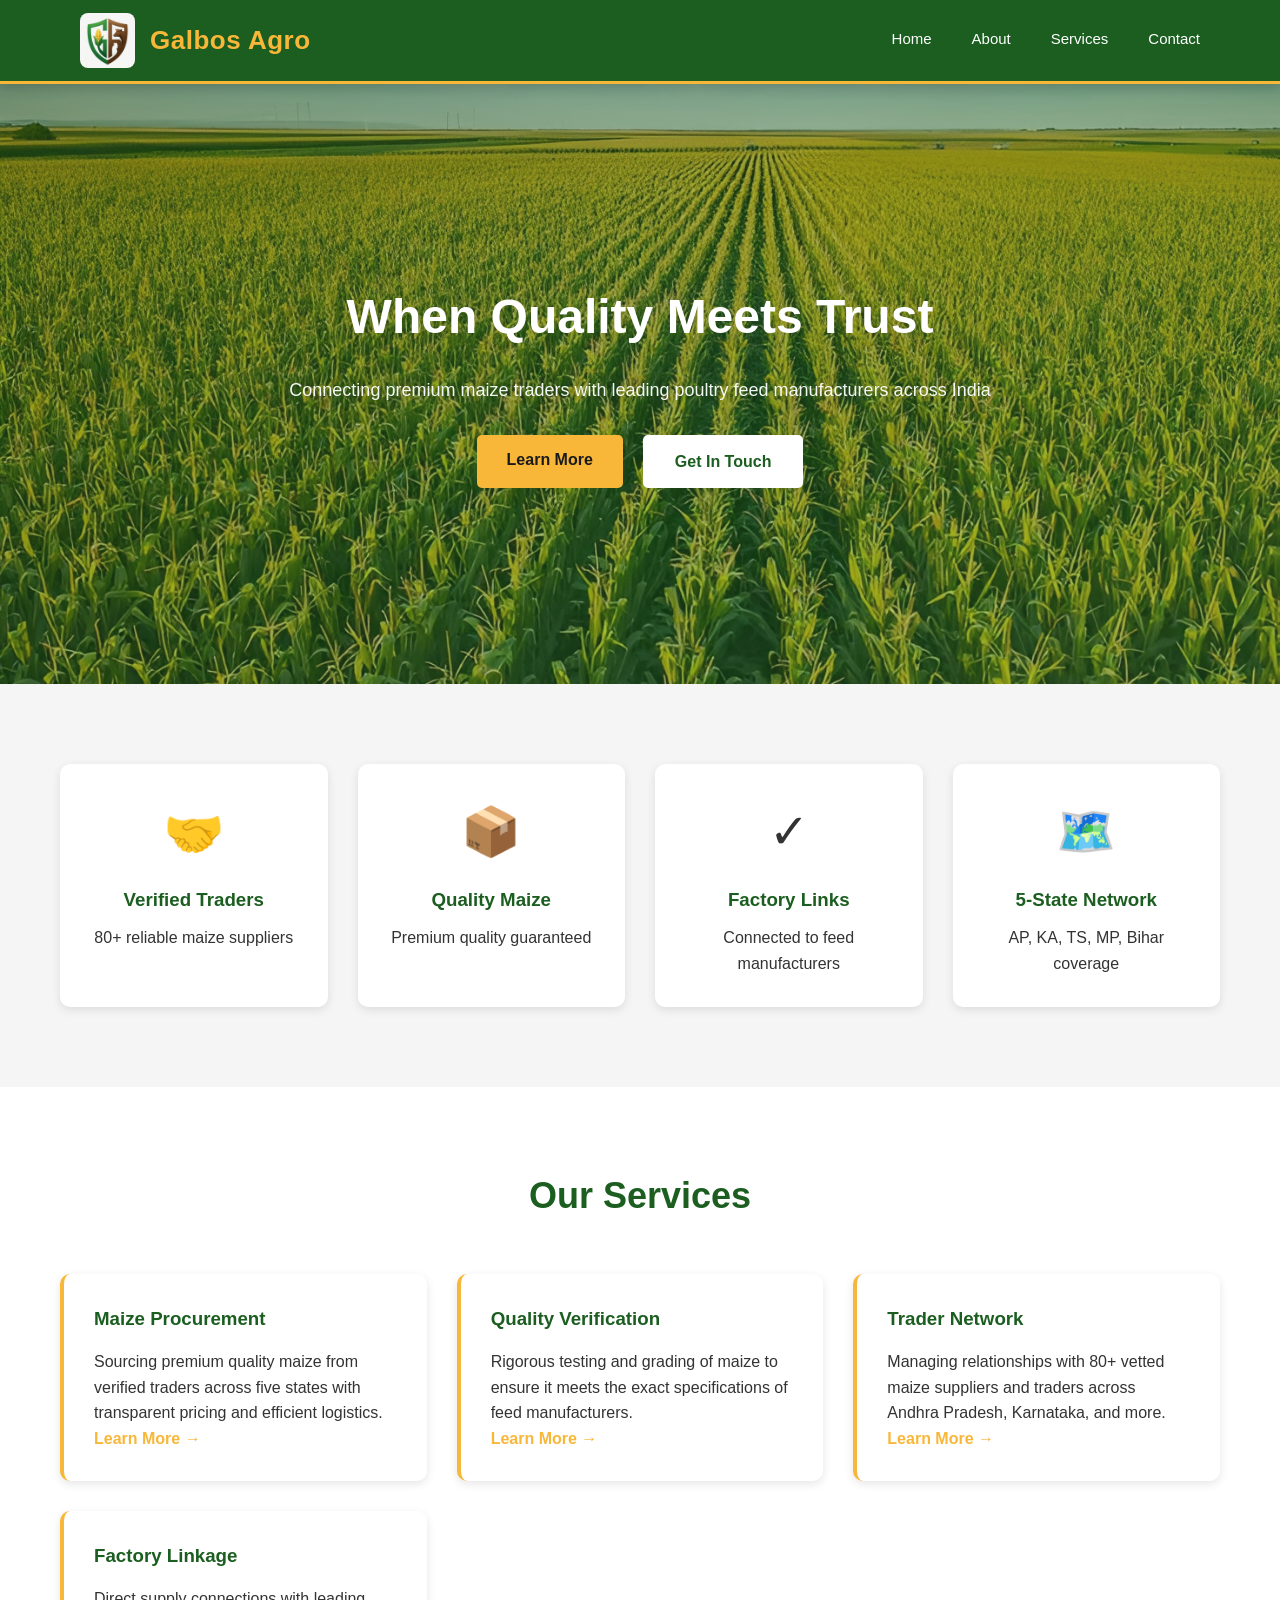
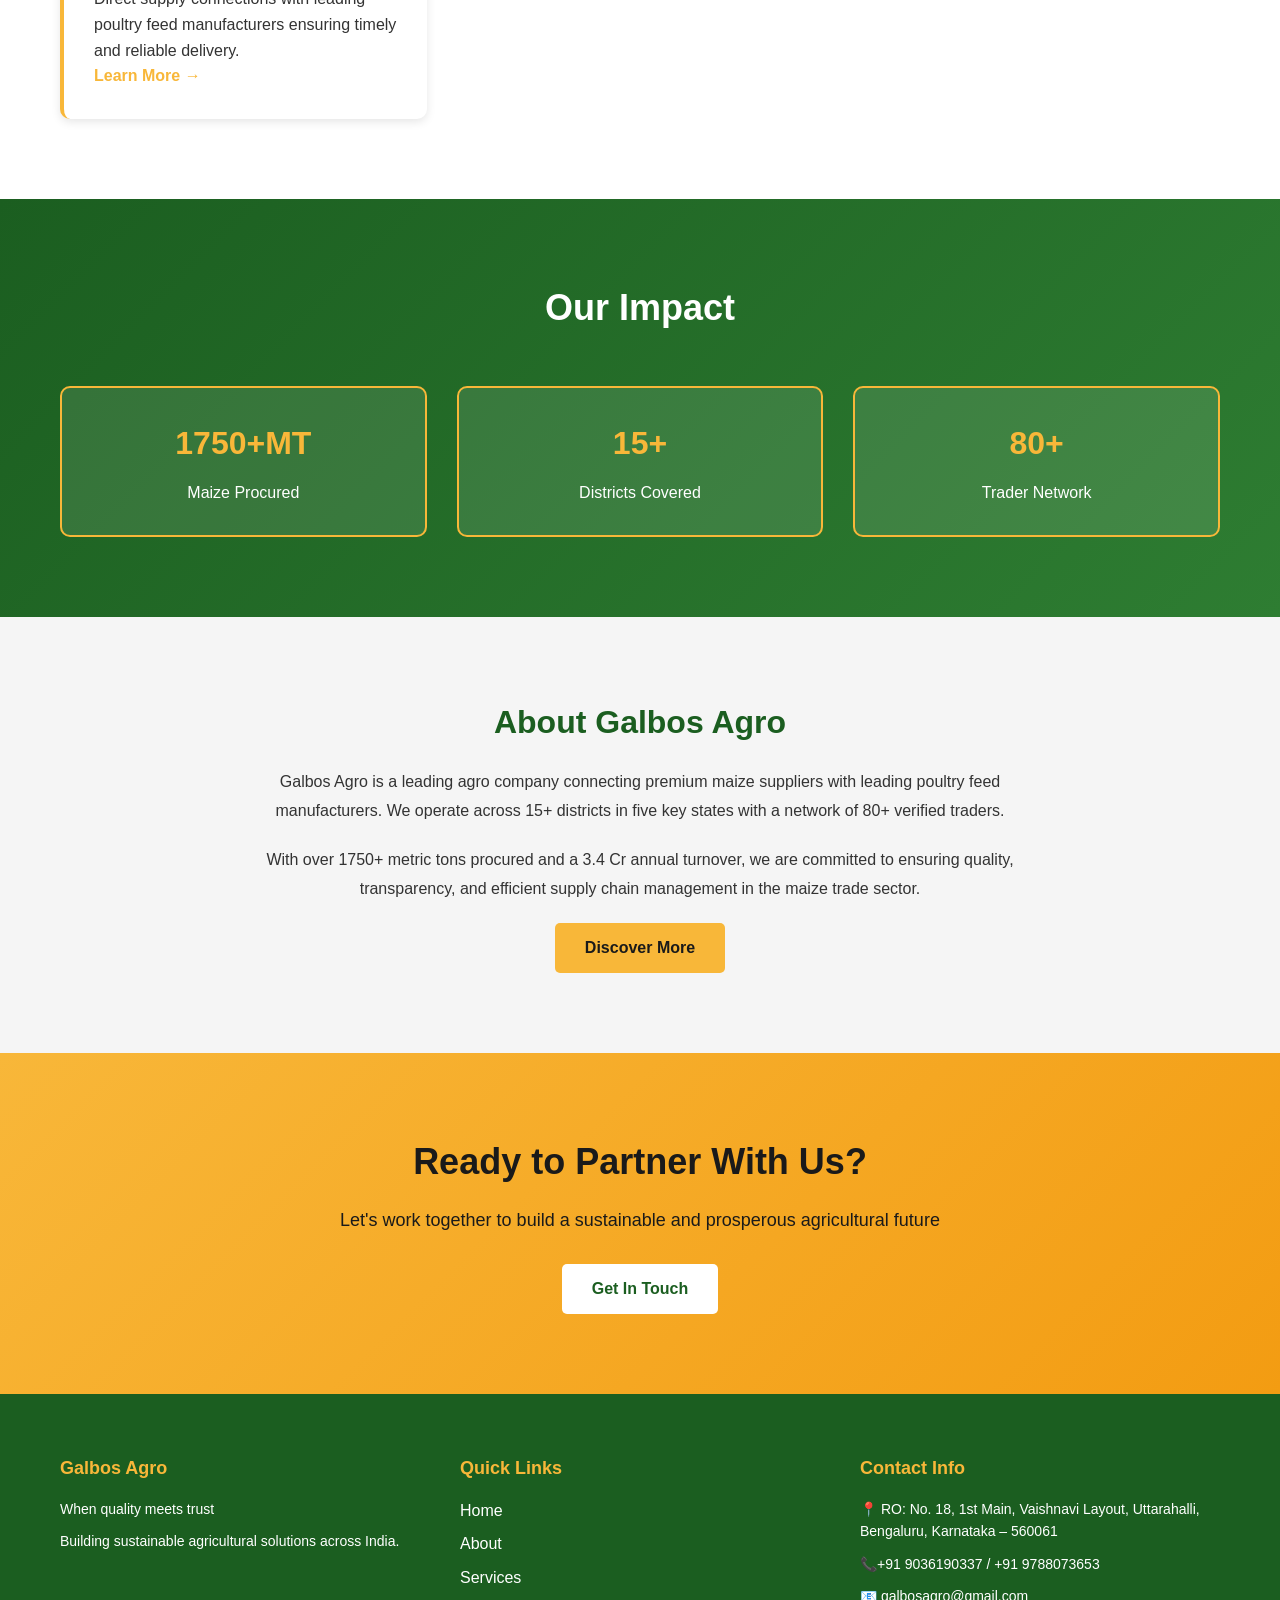
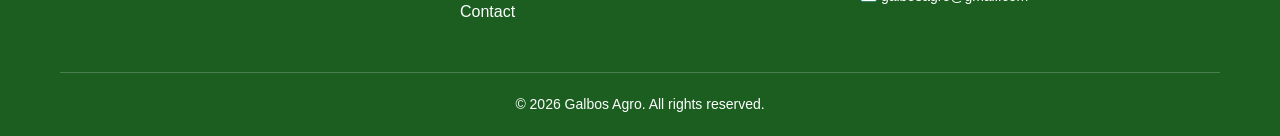
<file: index.html>
<!DOCTYPE html>
<html lang="en">
<head>
    <meta charset="UTF-8">
    <meta name="viewport" content="width=device-width, initial-scale=1.0">
    <title>Galbos Agro - When Quality Meets Trust</title>
    <link rel="stylesheet" href="css/style.css">
</head>
<body>
    <!-- Navigation -->
    <nav class="navbar">
        <div class="container">
            <div class="nav-wrapper">
                <div class="logo">
                    <img src="./images/Galbos Logo.jpg" alt="Galbos Agro Logo" class="logo-img">
                    <h1>Galbos Agro</h1>
                </div>
                <ul class="nav-menu">
                    <li><a href="index.html" class="active">Home</a></li>
                    <li><a href="about.html">About</a></li>
                    <li><a href="services.html">Services</a></li>
                    <li><a href="contact.html">Contact</a></li>
                </ul>
                <div class="hamburger">
                    <span></span>
                    <span></span>
                    <span></span>
                </div>
            </div>
        </div>
    </nav>

    <!-- Hero Section -->
    <section class="hero" id="heroSection">
        <div class="hero-background-carousel">
            <div class="hero-bg-image" style="background-image: url('./images/Farm Background.jpg');"></div>
            <div class="hero-bg-image" style="background-image: url('./images/Maize grains background.jpg');"></div>
            <div class="hero-bg-image" style="background-image: url('./images/Tractor Background.jpg');"></div>
        </div>
        <div class="hero-overlay"></div>
        <div class="hero-content">
            <h1>When Quality Meets Trust</h1>
            <!-- <p>When Quality Meets Trust</p> -->
             <p></p>
            <p class="hero-subtitle">Connecting premium maize traders with leading poultry feed manufacturers across India</p>
            <div class="hero-buttons">
                <a href="services.html" class="btn btn-primary">Learn More</a>
                <a href="contact.html" class="btn btn-secondary">Get In Touch</a>
            </div>
        </div>
    </section>

    <!-- Features Section -->
    <section class="features">
        <div class="container">
            <div class="features-grid">
                <div class="feature-card">
                    <div class="feature-icon">🤝</div>
                    <h3>Verified Traders</h3>
                    <p>80+ reliable maize suppliers</p>
                </div>
                <div class="feature-card">
                    <div class="feature-icon">📦</div>
                    <h3>Quality Maize</h3>
                    <p>Premium quality guaranteed</p>
                </div>
                <div class="feature-card">
                    <div class="feature-icon">✓</div>
                    <h3>Factory Links</h3>
                    <p>Connected to feed manufacturers</p>
                </div>
                <div class="feature-card">
                    <div class="feature-icon">🗺️</div>
                    <h3>5-State Network</h3>
                    <p>AP, KA, TS, MP, Bihar coverage</p>
                </div>
            </div>
        </div>
    </section>

    <!-- Services Preview -->
    <section class="services-preview">
        <div class="container">
            <h2>Our Services</h2>
            <div class="services-grid">
                <div class="service-card">
                    <h3>Maize Procurement</h3>
                    <p>Sourcing premium quality maize from verified traders across five states with transparent pricing and efficient logistics.</p>
                    <a href="services.html" class="read-more">Learn More →</a>
                </div>
                <div class="service-card">
                    <h3>Quality Verification</h3>
                    <p>Rigorous testing and grading of maize to ensure it meets the exact specifications of feed manufacturers.</p>
                    <a href="services.html" class="read-more">Learn More →</a>
                </div>
                <div class="service-card">
                    <h3>Trader Network</h3>
                    <p>Managing relationships with 80+ vetted maize suppliers and traders across Andhra Pradesh, Karnataka, and more.</p>
                    <a href="services.html" class="read-more">Learn More →</a>
                </div>
                <div class="service-card">
                    <h3>Factory Linkage</h3>
                    <p>Direct supply connections with leading poultry feed manufacturers ensuring timely and reliable delivery.</p>
                    <a href="services.html" class="read-more">Learn More →</a>
                </div>
            </div>
        </div>
    </section>

    <!-- Impact Section -->
    <section class="impact">
        <div class="container">
            <h2>Our Impact</h2>
            <div class="impact-grid">
                <div class="impact-card">
                    <h4>1750+MT</h4>
                    <p>Maize Procured</p>
                </div>
                <div class="impact-card">
                    <h4>15+</h4>
                    <p>Districts Covered</p>
                </div>
                <div class="impact-card">
                    <h4>80+</h4>
                    <p>Trader Network</p>
                </div>
            </div>
        </div>
    </section>

    <!-- About Preview -->
    <section class="about-preview">
        <div class="container">
            <div class="about-content">
                <h2>About Galbos Agro</h2>
                <p>Galbos Agro is a leading agro company connecting premium maize suppliers with leading poultry feed manufacturers. We operate across 15+ districts in five key states with a network of 80+ verified traders.</p>
                <p>With over 1750+ metric tons procured and a 3.4 Cr annual turnover, we are committed to ensuring quality, transparency, and efficient supply chain management in the maize trade sector.</p>
                <a href="about.html" class="btn btn-primary">Discover More</a>
            </div>
        </div>
    </section>

    <!-- CTA Section -->
    <section class="cta">
        <div class="container">
            <h2>Ready to Partner With Us?</h2>
            <p>Let's work together to build a sustainable and prosperous agricultural future</p>
            <a href="contact.html" class="btn btn-light">Get In Touch</a>
        </div>
    </section>

    <!-- Footer -->
    <footer class="footer">
        <div class="container">
            <div class="footer-content">
                <div class="footer-section">
                    <h4>Galbos Agro</h4>
                    <p>When quality meets trust</p>
                    <p>Building sustainable agricultural solutions across India.</p>
                </div>
                <div class="footer-section">
                    <h4>Quick Links</h4>
                    <ul>
                        <li><a href="index.html">Home</a></li>
                        <li><a href="about.html">About</a></li>
                        <li><a href="services.html">Services</a></li>
                        <li><a href="contact.html">Contact</a></li>
                    </ul>
                </div>
                <div class="footer-section">
                    <h4>Contact Info</h4>
                    <p>📍 RO: No. 18, 1st Main, Vaishnavi Layout, Uttarahalli, Bengaluru, Karnataka – 560061</p>
                    <p>📞<a href="tel:+919036190337">+91 9036190337 / +91 9788073653</a></p>
                    <p>📧 <a href="mailto:galbosagro@gmail.com">galbosagro@gmail.com</a></p>
                </div>
            </div>
            <div class="footer-bottom">
                <p>&copy; 2026 Galbos Agro. All rights reserved.</p>
            </div>
        </div>
    </footer>

    <script src="js/script.js"></script>
</body>
</html>
</file>
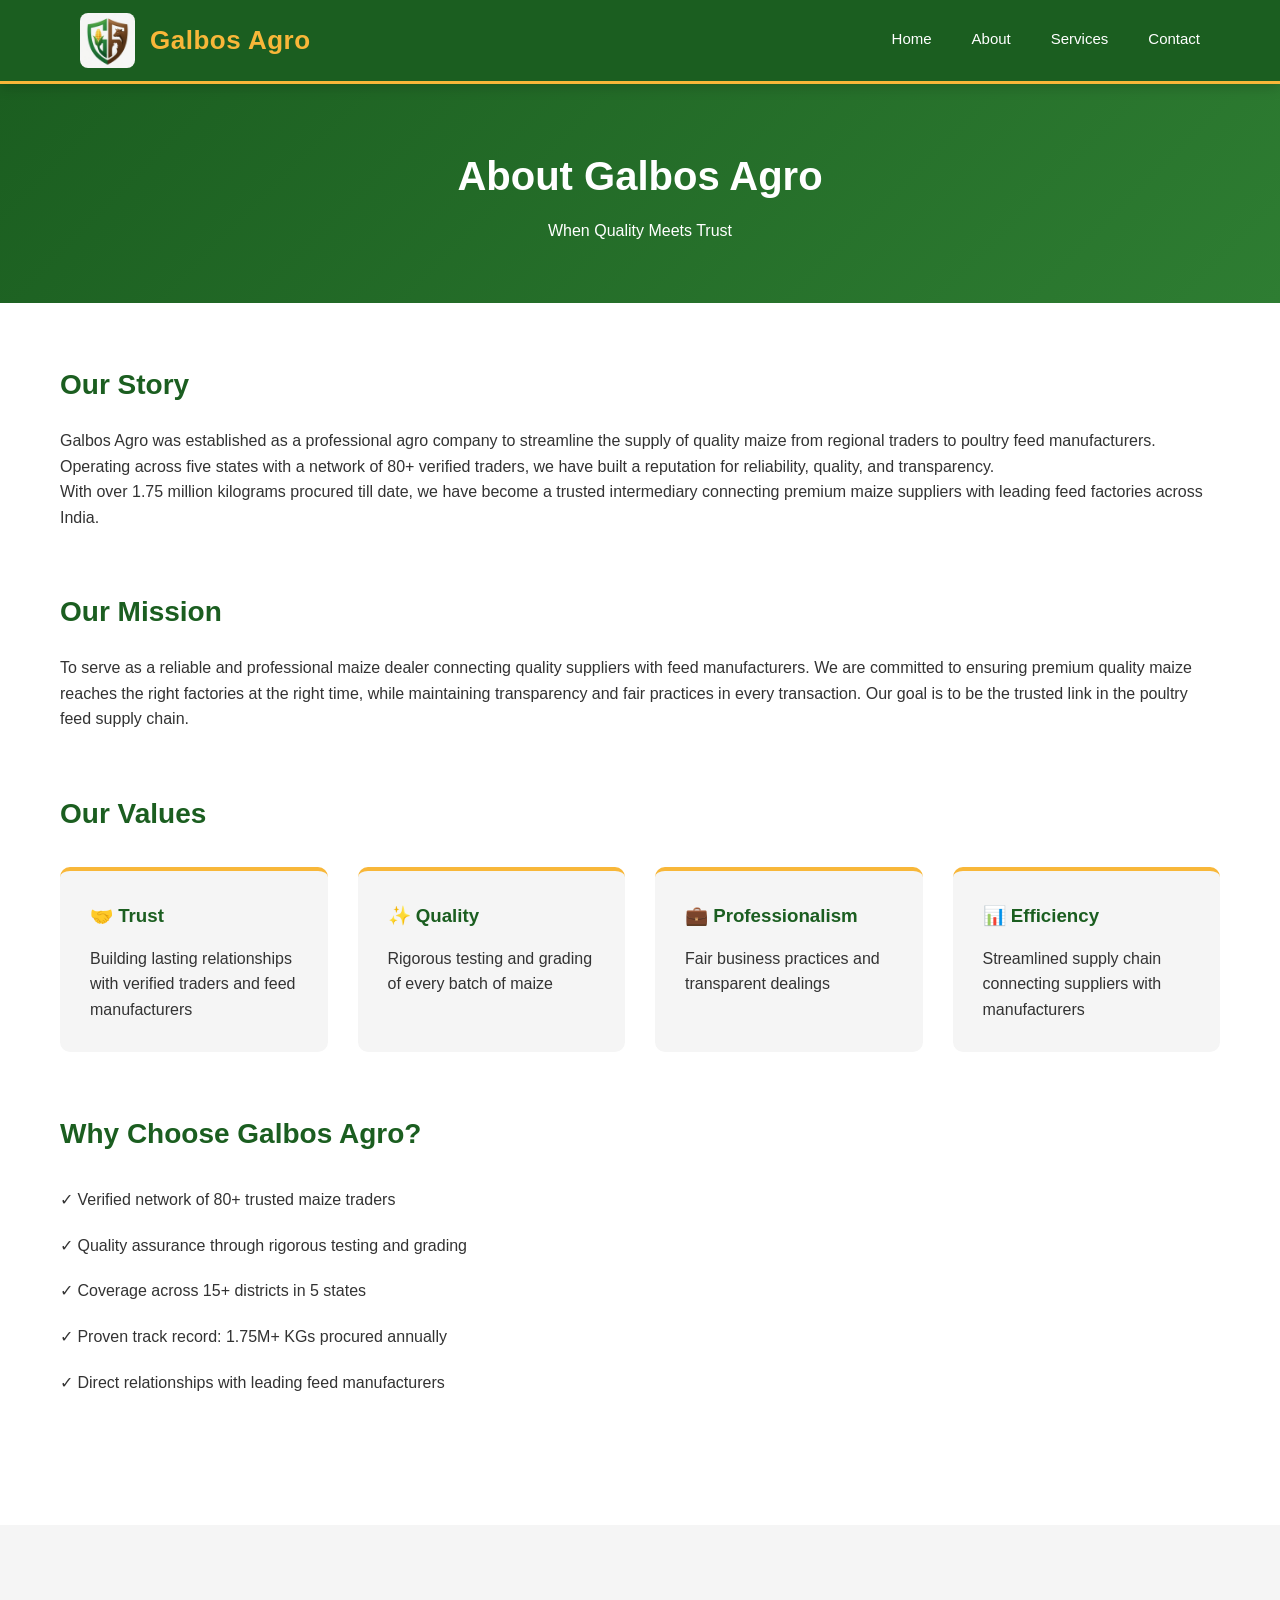
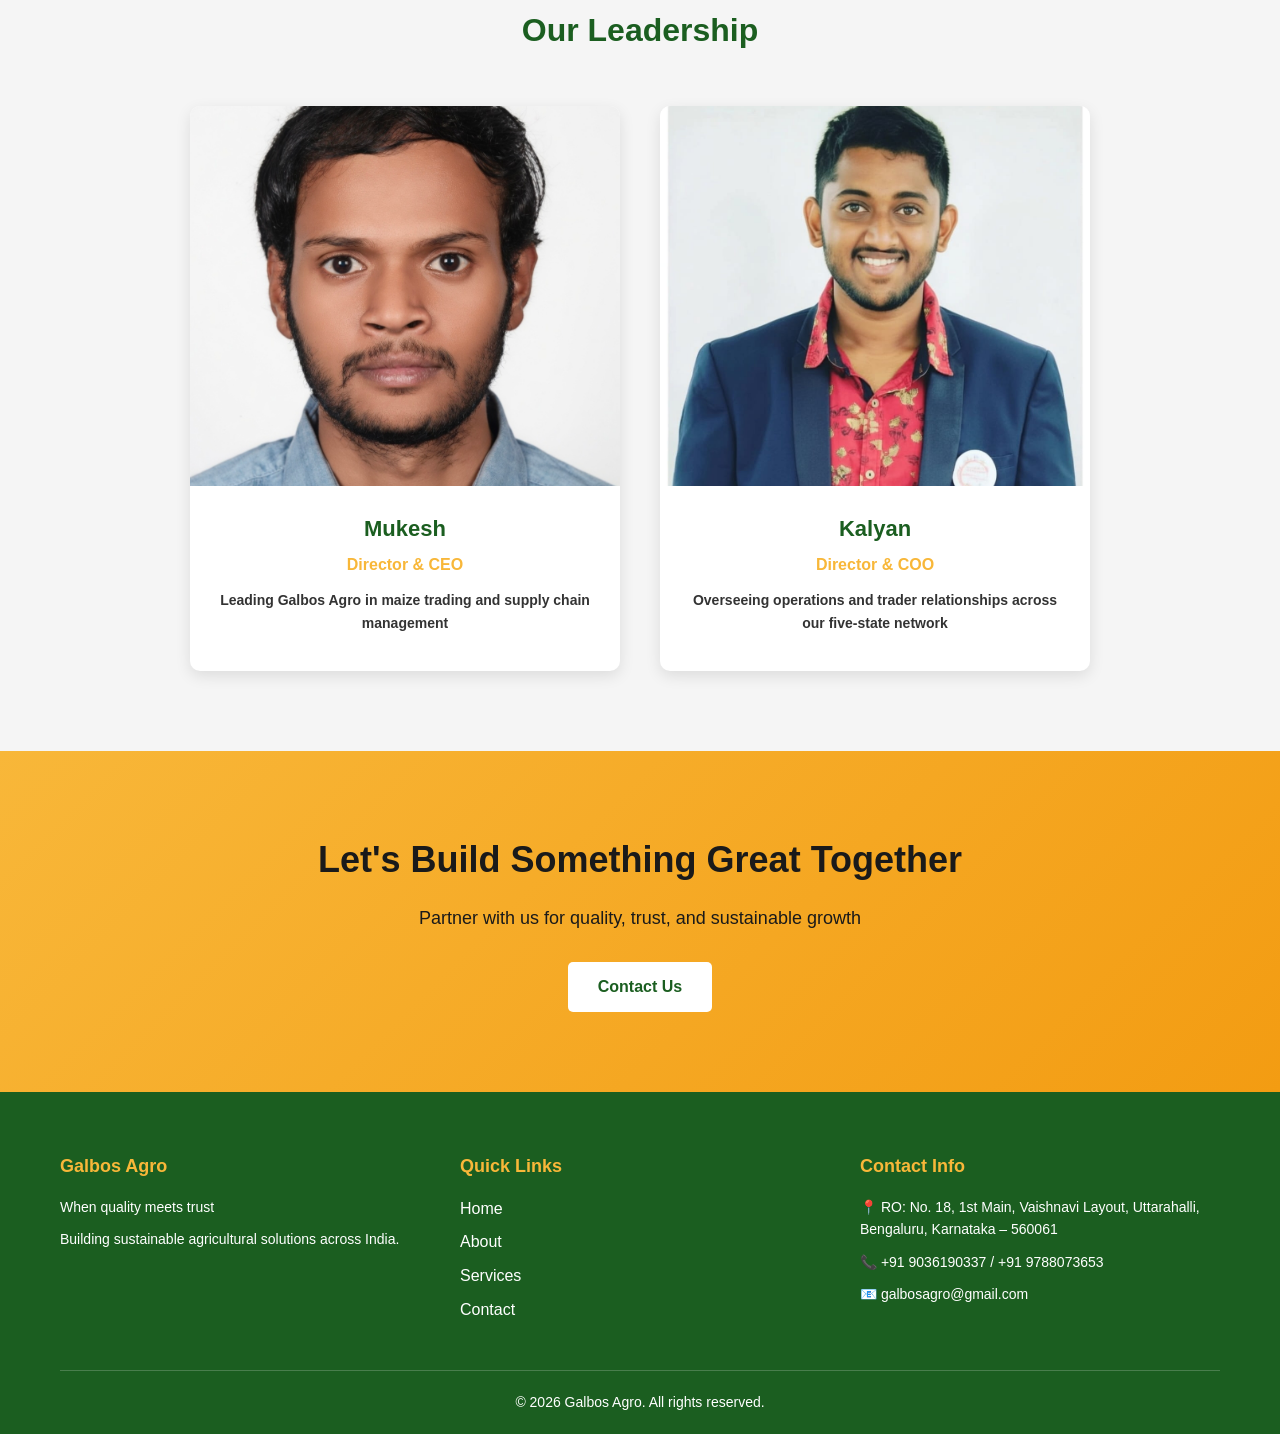
<file: about.html>
<!DOCTYPE html>
<html lang="en">
<head>
    <meta charset="UTF-8">
    <meta name="viewport" content="width=device-width, initial-scale=1.0">
    <title>About Us - Galbos Agro</title>
    <link rel="stylesheet" href="css/style.css">
</head>
<body>
    <!-- Navigation -->
    <nav class="navbar">
        <div class="container">
            <div class="nav-wrapper">
                <div class="logo">
                    <img src="./images/Galbos Logo.jpg" alt="Galbos Agro Logo" class="logo-img">
                    <h1>Galbos Agro</h1>
                </div>
                <ul class="nav-menu">
                    <li><a href="index.html">Home</a></li>
                    <li><a href="about.html" class="active">About</a></li>
                    <li><a href="services.html">Services</a></li>
                    <li><a href="contact.html">Contact</a></li>
                </ul>
                <div class="hamburger">
                    <span></span>
                    <span></span>
                    <span></span>
                </div>
            </div>
        </div>
    </nav>

    <!-- Page Header -->
    <section class="page-header">
        <div class="container">
            <h1>About Galbos Agro</h1>
            <p>When Quality Meets Trust</p>
        </div>
    </section>

    <!-- About Section -->
    <section class="about-full">
        <div class="container">
            <div class="about-section">
                <h2>Our Story</h2>
                <p>Galbos Agro was established as a professional agro company to streamline the supply of quality maize from regional traders to poultry feed manufacturers. Operating across five states with a network of 80+ verified traders, we have built a reputation for reliability, quality, and transparency.</p>
                <p>With over 1.75 million kilograms procured till date, we have become a trusted intermediary connecting premium maize suppliers with leading feed factories across India.</p>
            </div>

            <div class="about-section">
                <h2>Our Mission</h2>
                <p>To serve as a reliable and professional maize dealer connecting quality suppliers with feed manufacturers. We are committed to ensuring premium quality maize reaches the right factories at the right time, while maintaining transparency and fair practices in every transaction. Our goal is to be the trusted link in the poultry feed supply chain.</p>
            </div>

            <div class="about-section">
                <h2>Our Values</h2>
                <div class="values-grid">
                    <div class="value-card">
                        <h3>🤝 Trust</h3>
                        <p>Building lasting relationships with verified traders and feed manufacturers</p>
                    </div>
                    <div class="value-card">
                        <h3>✨ Quality</h3>
                        <p>Rigorous testing and grading of every batch of maize</p>
                    </div>
                    <div class="value-card">
                        <h3>💼 Professionalism</h3>
                        <p>Fair business practices and transparent dealings</p>
                    </div>
                    <div class="value-card">
                        <h3>📊 Efficiency</h3>
                        <p>Streamlined supply chain connecting suppliers with manufacturers</p>
                    </div>
                </div>
            </div>

            <div class="about-section">
                <h2>Why Choose Galbos Agro?</h2>
                <ul class="benefits-list">
                    <li>✓ Verified network of 80+ trusted maize traders</li>
                    <li>✓ Quality assurance through rigorous testing and grading</li>
                    <li>✓ Coverage across 15+ districts in 5 states</li>
                    <li>✓ Proven track record: 1.75M+ KGs procured annually</li>
                    <li>✓ Direct relationships with leading feed manufacturers</li>
                </ul>
            </div>
        </div>
    </section>

    <!-- Team Section -->
    <section class="team-section">
        <div class="container">
            <h2>Our Leadership</h2>
            <div class="team-grid">
                <div class="team-member">
                    <div class="team-member-image">
                        <img src="./images/Mukesh Photo.jpg" alt="Mukesh - CEO">
                    </div>
                    <div class="team-member-info">
                        <h3>Mukesh</h3>
                        <p>Director & CEO</p>
                        <p class="description">Leading Galbos Agro in maize trading and supply chain management</p>
                    </div>
                </div>
                <div class="team-member">
                    <div class="team-member-image">
                        <img src="./images/Kalyan Photo.jpg" alt="Kalyan - Director">
                    </div>
                    <div class="team-member-info">
                        <h3>Kalyan</h3>
                        <p>Director & COO</p>
                        <p class="description">Overseeing operations and trader relationships across our five-state network</p>
                    </div>
                </div>
            </div>
        </div>
    </section>

    <!-- CTA Section -->
    <section class="cta">
        <div class="container">
            <h2>Let's Build Something Great Together</h2>
            <p>Partner with us for quality, trust, and sustainable growth</p>
            <a href="contact.html" class="btn btn-light">Contact Us</a>
        </div>
    </section>

    <!-- Footer -->
    <footer class="footer">
        <div class="container">
            <div class="footer-content">
                <div class="footer-section">
                    <h4>Galbos Agro</h4>
                    <p>When quality meets trust</p>
                    <p>Building sustainable agricultural solutions across India.</p>
                </div>
                <div class="footer-section">
                    <h4>Quick Links</h4>
                    <ul>
                        <li><a href="index.html">Home</a></li>
                        <li><a href="about.html">About</a></li>
                        <li><a href="services.html">Services</a></li>
                        <li><a href="contact.html">Contact</a></li>
                    </ul>
                </div>
                <div class="footer-section">
                    <h4>Contact Info</h4>
                    <p>📍 RO: No. 18, 1st Main, Vaishnavi Layout, Uttarahalli, Bengaluru, Karnataka – 560061</p>
                    <p>📞 <a href="tel:+91 90361 90337">+91 9036190337 / +91 9788073653</a></p>
                    <p>📧 <a href="mailto:galbosagro@gmail.com">galbosagro@gmail.com</a></p>
                </div>
            </div>
            <div class="footer-bottom">
                <p>&copy; 2026 Galbos Agro. All rights reserved.</p>
            </div>
        </div>
    </footer>

    <script src="js/script.js"></script>
</body>
</html>
</file>
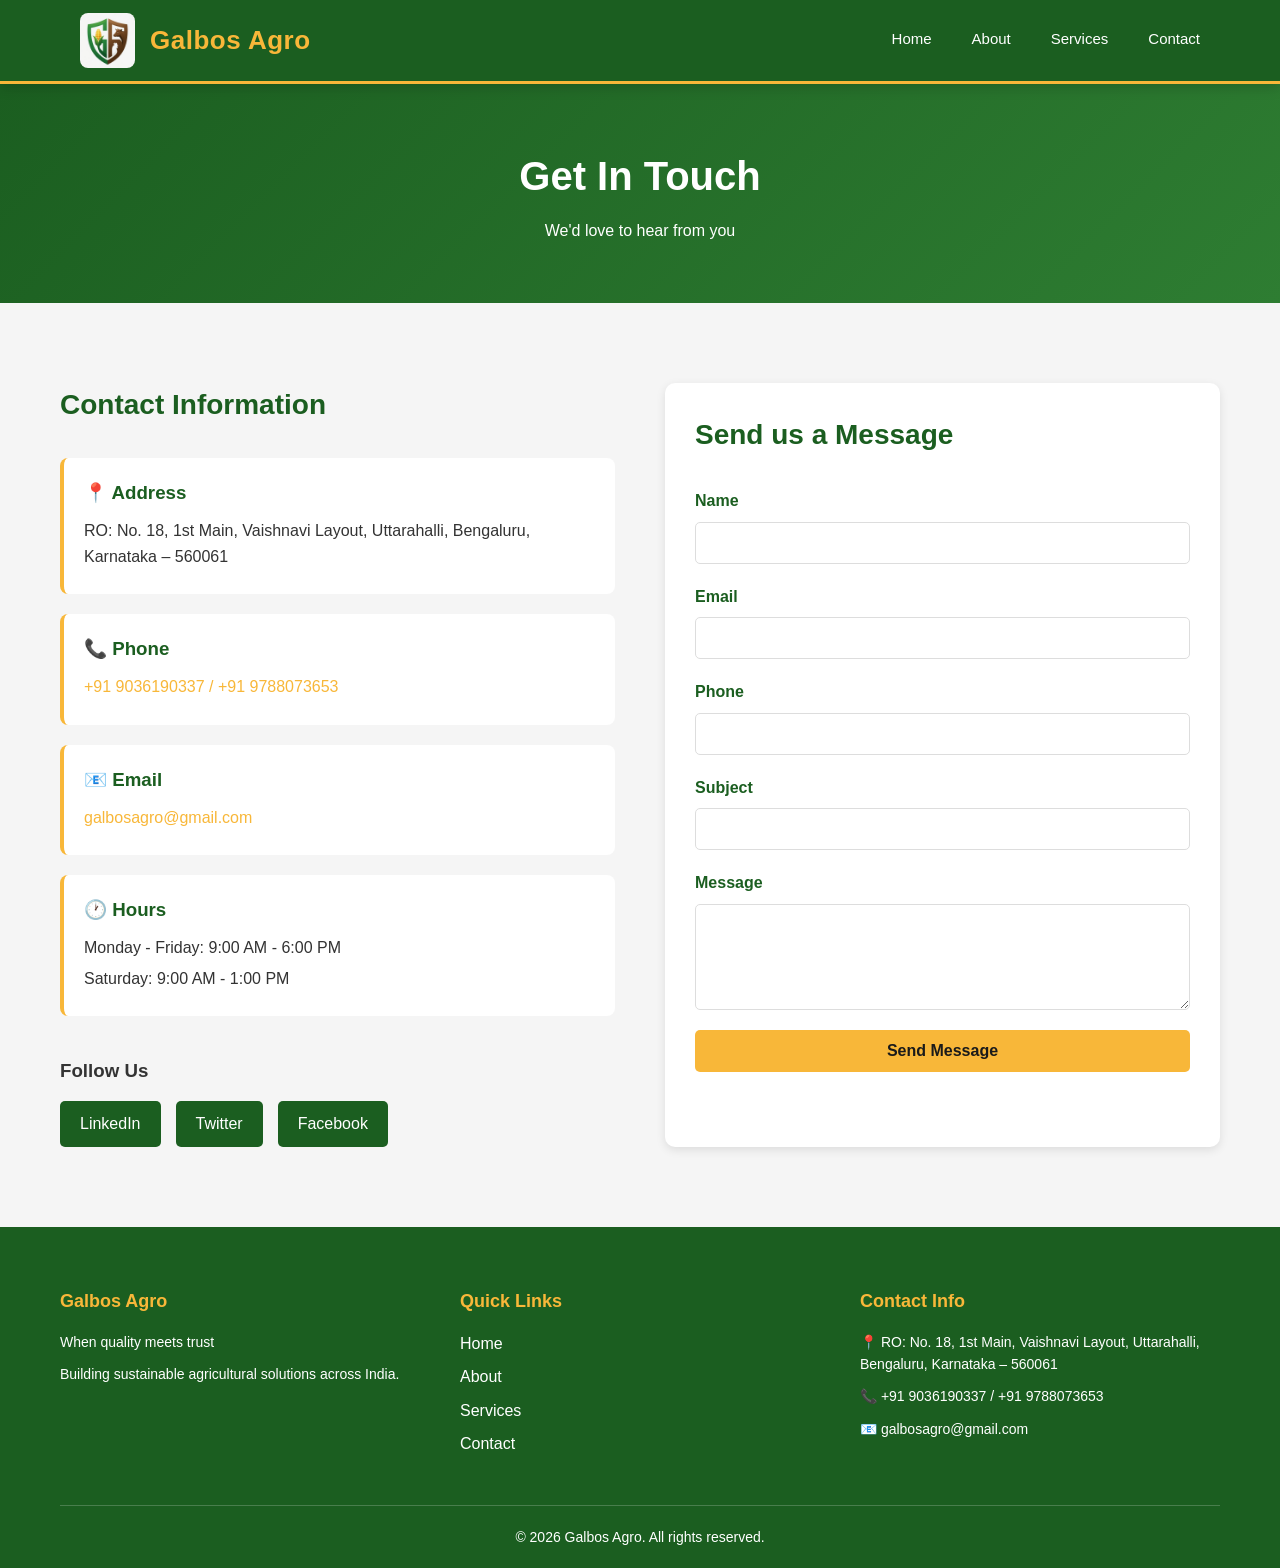
<file: contact.html>
<!DOCTYPE html>
<html lang="en">
<head>
    <meta charset="UTF-8">
    <meta name="viewport" content="width=device-width, initial-scale=1.0">
    <title>Contact Us - Galbos Agro</title>
    <link rel="stylesheet" href="css/style.css">
</head>
<body>
    <!-- Navigation -->
    <nav class="navbar">
        <div class="container">
            <div class="nav-wrapper">
                <div class="logo">
                    <img src="./images/Galbos Logo.jpg" alt="Galbos Agro Logo" class="logo-img">
                    <h1>Galbos Agro</h1>
                </div>
                <ul class="nav-menu">
                    <li><a href="index.html">Home</a></li>
                    <li><a href="about.html">About</a></li>
                    <li><a href="services.html">Services</a></li>
                    <li><a href="contact.html" class="active">Contact</a></li>
                </ul>
                <div class="hamburger">
                    <span></span>
                    <span></span>
                    <span></span>
                </div>
            </div>
        </div>
    </nav>

    <!-- Page Header -->
    <section class="page-header">
        <div class="container">
            <h1>Get In Touch</h1>
            <p>We'd love to hear from you</p>
        </div>
    </section>

    <!-- Contact Section -->
    <section class="contact-section">
        <div class="container">
            <div class="contact-content">
                <div class="contact-info">
                    <h2>Contact Information</h2>
                    
                    <div class="info-card">
                        <h3>📍 Address</h3>
                        <p>RO: No. 18, 1st Main, Vaishnavi Layout, Uttarahalli, Bengaluru, Karnataka – 560061</p>
                    </div>

                    <div class="info-card">
                        <h3>📞 Phone</h3>
                        <p><a href="tel:+91 90361 90337">+91 9036190337 / +91 9788073653</a></p>
                    </div>

                    <div class="info-card">
                        <h3>📧 Email</h3>
                        <p><a href="mailto:galbosagro@gmail.com">galbosagro@gmail.com</a></p>
                    </div>

                    <div class="info-card">
                        <h3>🕐 Hours</h3>
                        <p>Monday - Friday: 9:00 AM - 6:00 PM</p>
                        <p>Saturday: 9:00 AM - 1:00 PM</p>
                    </div>

                    <div class="social-links">
                        <h3>Follow Us</h3>
                        <div class="socials">
                            <a href="#" class="social-link">LinkedIn</a>
                            <a href="#" class="social-link">Twitter</a>
                            <a href="#" class="social-link">Facebook</a>
                        </div>
                    </div>
                </div>

                <div class="contact-form-wrapper">
                    <h2>Send us a Message</h2>
                    <form class="contact-form" id="contactForm">
                        <div class="form-group">
                            <label for="name">Name</label>
                            <input type="text" id="name" name="name" required>
                        </div>

                        <div class="form-group">
                            <label for="email">Email</label>
                            <input type="email" id="email" name="email" required>
                        </div>

                        <div class="form-group">
                            <label for="phone">Phone</label>
                            <input type="tel" id="phone" name="phone">
                        </div>

                        <div class="form-group">
                            <label for="subject">Subject</label>
                            <input type="text" id="subject" name="subject" required>
                        </div>

                        <div class="form-group">
                            <label for="message">Message</label>
                            <textarea id="message" name="message" rows="5" required></textarea>
                        </div>

                        <button type="submit" class="btn btn-primary">Send Message</button>
                    </form>
                    <div class="form-message" id="formMessage"></div>
                </div>
            </div>
        </div>
    </section>

    <!-- Footer -->
    <footer class="footer">
        <div class="container">
            <div class="footer-content">
                <div class="footer-section">
                    <h4>Galbos Agro</h4>
                    <p>When quality meets trust</p>
                    <p>Building sustainable agricultural solutions across India.</p>
                </div>
                <div class="footer-section">
                    <h4>Quick Links</h4>
                    <ul>
                        <li><a href="index.html">Home</a></li>
                        <li><a href="about.html">About</a></li>
                        <li><a href="services.html">Services</a></li>
                        <li><a href="contact.html">Contact</a></li>
                    </ul>
                </div>
                <div class="footer-section">
                    <h4>Contact Info</h4>
                    <p>📍 RO: No. 18, 1st Main, Vaishnavi Layout, Uttarahalli, Bengaluru, Karnataka – 560061</p>
                    <p>📞 <a href="tel:+91 90361 90337">+91 9036190337 / +91 9788073653</a></p>
                    <p>📧 <a href="mailto:galbosagro@gmail.com">galbosagro@gmail.com</a></p>
                </div>
            </div>
            <div class="footer-bottom">
                <p>&copy; 2026 Galbos Agro. All rights reserved.</p>
            </div>
        </div>
    </footer>

    <script src="js/script.js"></script>
</body>
</html>
</file>
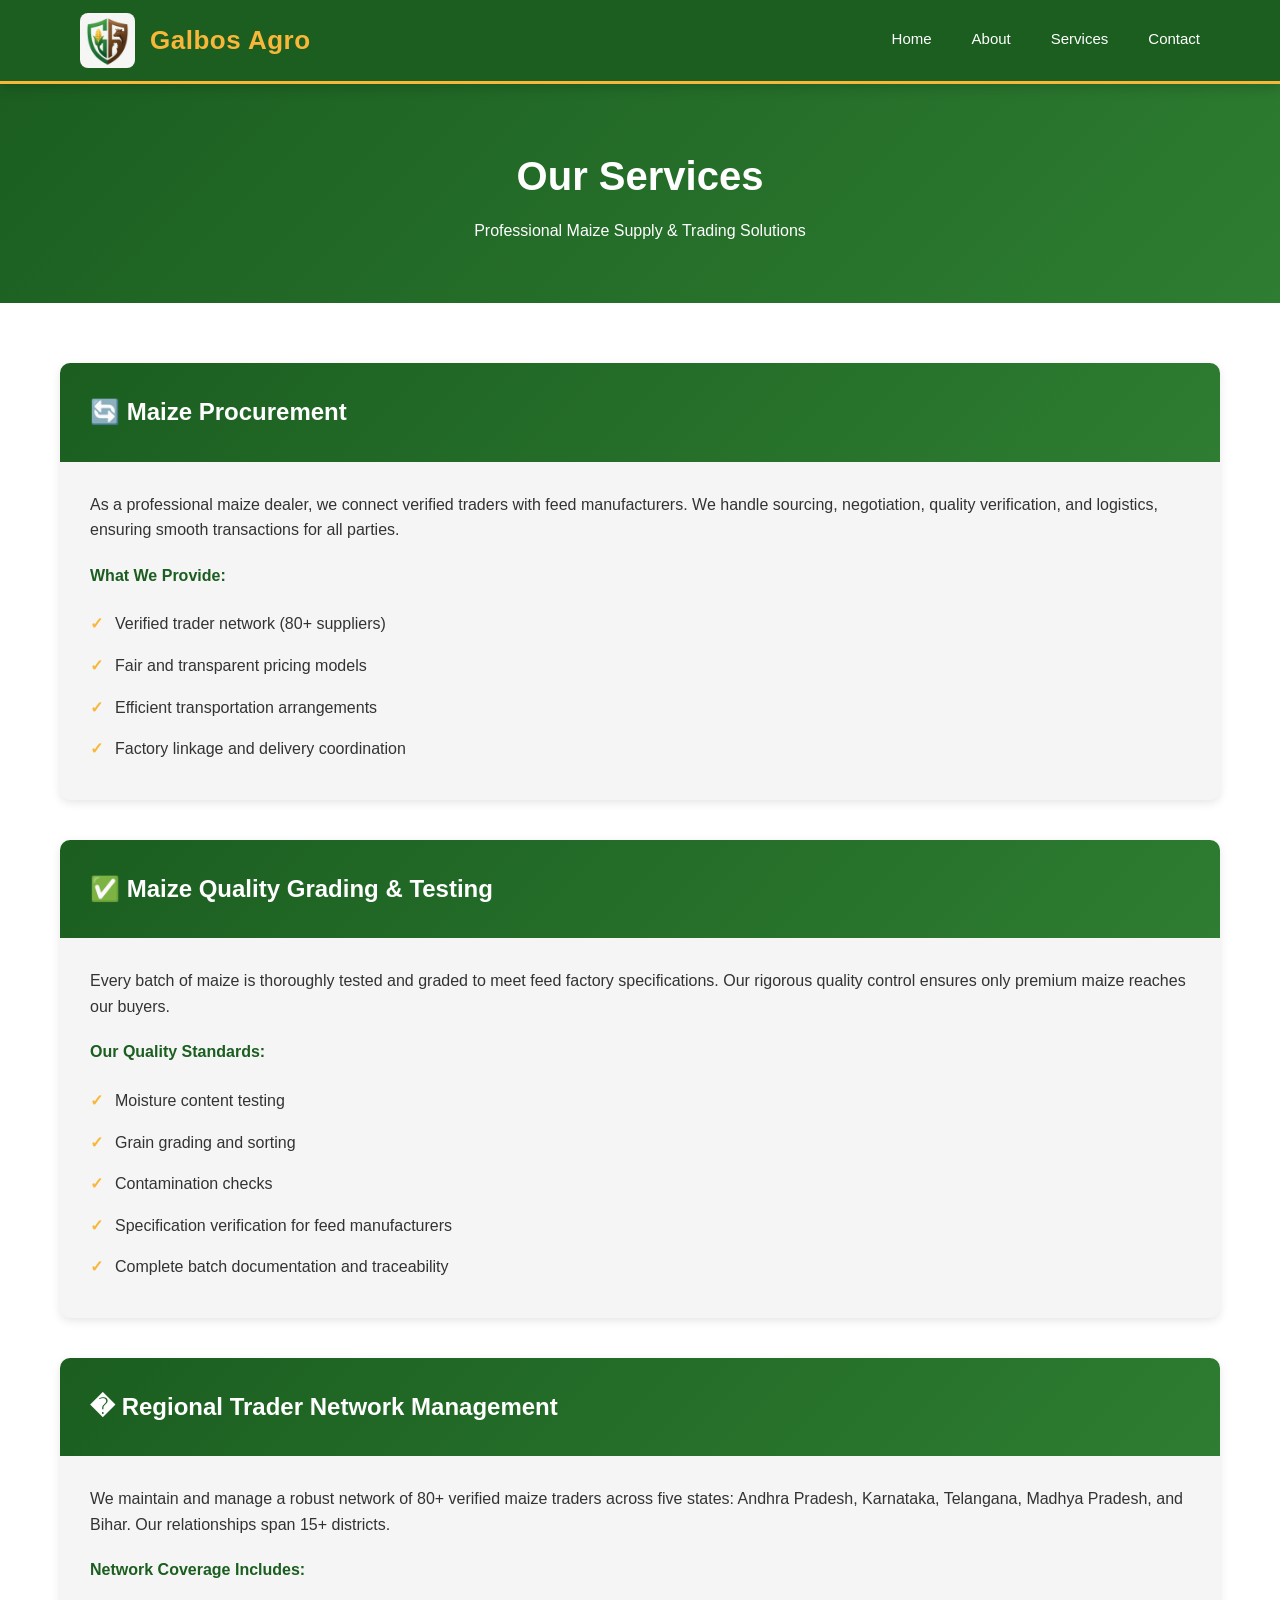
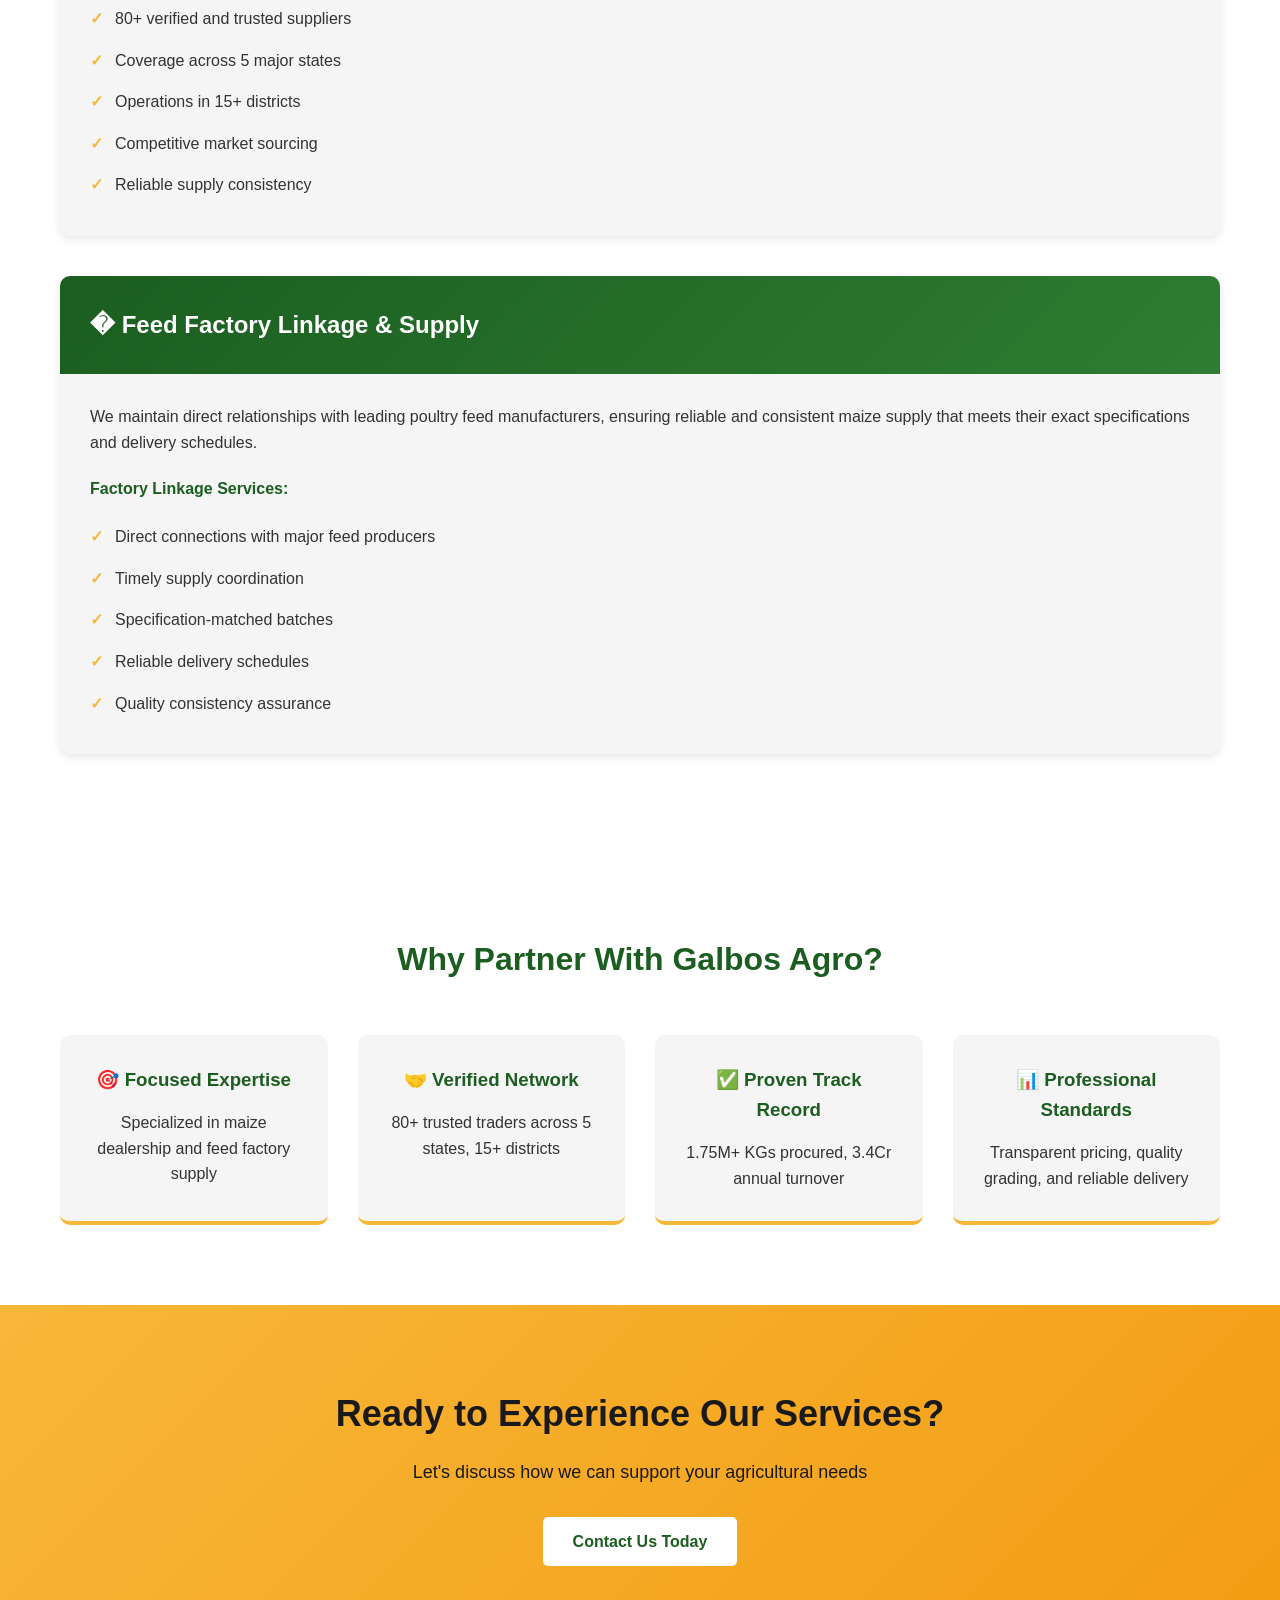
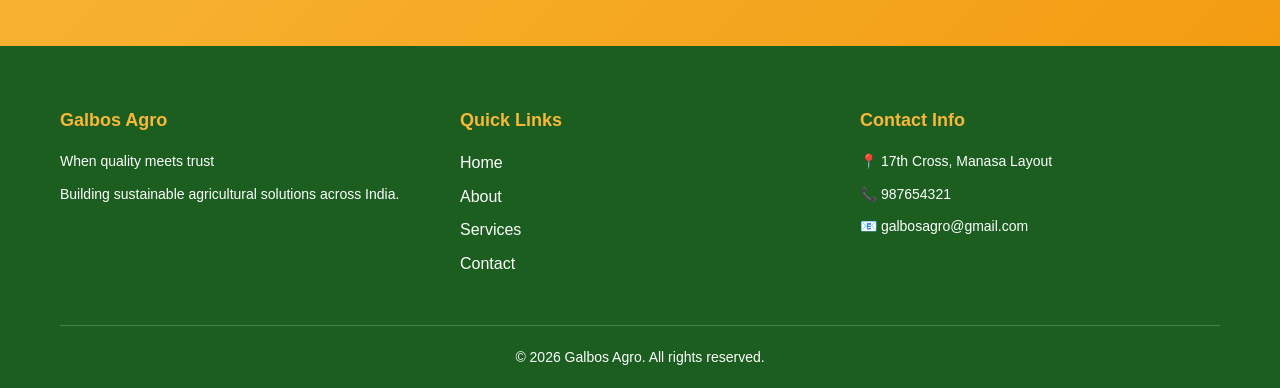
<file: services.html>
<!DOCTYPE html>
<html lang="en">
<head>
    <meta charset="UTF-8">
    <meta name="viewport" content="width=device-width, initial-scale=1.0">
    <title>Our Services - Galbos Agro</title>
    <link rel="stylesheet" href="css/style.css">
</head>
<body>
    <!-- Navigation -->
    <nav class="navbar">
        <div class="container">
            <div class="nav-wrapper">
                <div class="logo">
                    <img src="./images/Galbos Logo.jpg" alt="Galbos Agro Logo" class="logo-img">
                    <h1>Galbos Agro</h1>
                </div>
                <ul class="nav-menu">
                    <li><a href="index.html">Home</a></li>
                    <li><a href="about.html">About</a></li>
                    <li><a href="services.html" class="active">Services</a></li>
                    <li><a href="contact.html">Contact</a></li>
                </ul>
                <div class="hamburger">
                    <span></span>
                    <span></span>
                    <span></span>
                </div>
            </div>
        </div>
    </nav>

    <!-- Page Header -->
    <section class="page-header">
        <div class="container">
            <h1>Our Services</h1>
            <p>Professional Maize Supply & Trading Solutions</p>
        </div>
    </section>

    <!-- Services Details -->
    <section class="services-detail">
        <div class="container">
            <div class="service-detail-card">
                <div class="service-header">
                    <h2>🔄 Maize Procurement</h2>
                </div>
                <div class="service-body">
                    <p>As a professional maize dealer, we connect verified traders with feed manufacturers. We handle sourcing, negotiation, quality verification, and logistics, ensuring smooth transactions for all parties.</p>
                    <h4>What We Provide:</h4>
                    <ul class="feature-list">
                        <li>Verified trader network (80+ suppliers)</li>
                        <li>Fair and transparent pricing models</li>
                        <li>Efficient transportation arrangements</li>
                        <li>Factory linkage and delivery coordination</li>
                    </ul>
                </div>
            </div>

            <div class="service-detail-card">
                <div class="service-header">
                    <h2>✅ Maize Quality Grading & Testing</h2>
                </div>
                <div class="service-body">
                    <p>Every batch of maize is thoroughly tested and graded to meet feed factory specifications. Our rigorous quality control ensures only premium maize reaches our buyers.</p>
                    <h4>Our Quality Standards:</h4>
                    <ul class="feature-list">
                        <li>Moisture content testing</li>
                        <li>Grain grading and sorting</li>
                        <li>Contamination checks</li>
                        <li>Specification verification for feed manufacturers</li>
                        <li>Complete batch documentation and traceability</li>
                    </ul>
                </div>
            </div>

            <div class="service-detail-card">
                <div class="service-header">
                    <h2>�️ Regional Trader Network Management</h2>
                </div>
                <div class="service-body">
                    <p>We maintain and manage a robust network of 80+ verified maize traders across five states: Andhra Pradesh, Karnataka, Telangana, Madhya Pradesh, and Bihar. Our relationships span 15+ districts.</p>
                    <h4>Network Coverage Includes:</h4>
                    <ul class="feature-list">
                        <li>80+ verified and trusted suppliers</li>
                        <li>Coverage across 5 major states</li>
                        <li>Operations in 15+ districts</li>
                        <li>Competitive market sourcing</li>
                        <li>Reliable supply consistency</li>
                    </ul>
                </div>
            </div>

            <div class="service-detail-card">
                <div class="service-header">
                    <h2>� Feed Factory Linkage & Supply</h2>
                </div>
                <div class="service-body">
                    <p>We maintain direct relationships with leading poultry feed manufacturers, ensuring reliable and consistent maize supply that meets their exact specifications and delivery schedules.</p>
                    <h4>Factory Linkage Services:</h4>
                    <ul class="feature-list">
                        <li>Direct connections with major feed producers</li>
                        <li>Timely supply coordination</li>
                        <li>Specification-matched batches</li>
                        <li>Reliable delivery schedules</li>
                        <li>Quality consistency assurance</li>
                    </ul>
                </div>
            </div>
        </div>
    </section>

    <!-- Why Choose Section -->
    <section class="why-choose">
        <div class="container">
            <h2>Why Partner With Galbos Agro?</h2>
            <div class="reasons-grid">
                <div class="reason-card">
                    <h3>🎯 Focused Expertise</h3>
                    <p>Specialized in maize dealership and feed factory supply</p>
                </div>
                <div class="reason-card">
                    <h3>🤝 Verified Network</h3>
                    <p>80+ trusted traders across 5 states, 15+ districts</p>
                </div>
                <div class="reason-card">
                    <h3>✅ Proven Track Record</h3>
                    <p>1.75M+ KGs procured, 3.4Cr annual turnover</p>
                </div>
                <div class="reason-card">
                    <h3>📊 Professional Standards</h3>
                    <p>Transparent pricing, quality grading, and reliable delivery</p>
                </div>
            </div>
        </div>
    </section>

    <!-- CTA Section -->
    <section class="cta">
        <div class="container">
            <h2>Ready to Experience Our Services?</h2>
            <p>Let's discuss how we can support your agricultural needs</p>
            <a href="contact.html" class="btn btn-light">Contact Us Today</a>
        </div>
    </section>

    <!-- Footer -->
    <footer class="footer">
        <div class="container">
            <div class="footer-content">
                <div class="footer-section">
                    <h4>Galbos Agro</h4>
                    <p>When quality meets trust</p>
                    <p>Building sustainable agricultural solutions across India.</p>
                </div>
                <div class="footer-section">
                    <h4>Quick Links</h4>
                    <ul>
                        <li><a href="index.html">Home</a></li>
                        <li><a href="about.html">About</a></li>
                        <li><a href="services.html">Services</a></li>
                        <li><a href="contact.html">Contact</a></li>
                    </ul>
                </div>
                <div class="footer-section">
                    <h4>Contact Info</h4>
                    <p>📍 17th Cross, Manasa Layout</p>
                    <p>📞 <a href="tel:987654321">987654321</a></p>
                    <p>📧 <a href="mailto:galbosagro@gmail.com">galbosagro@gmail.com</a></p>
                </div>
            </div>
            <div class="footer-bottom">
                <p>&copy; 2026 Galbos Agro. All rights reserved.</p>
            </div>
        </div>
    </footer>

    <script src="js/script.js"></script>
</body>
</html>
</file>
<file: css/style.css>
/* Variables */
:root {
    --primary-green: #1b5e20;
    --light-green: #2e7d32;
    --gold: #f39c12;
    --light-gold: #f8b739;
    --dark-gray: #1a1a1a;
    --light-gray: #f5f5f5;
    --border-color: #ddd;
    --text-color: #333;
}

/* Global Styles */
* {
    margin: 0;
    padding: 0;
    box-sizing: border-box;
}

body {
    font-family: 'Segoe UI', Tahoma, Geneva, Verdana, sans-serif;
    line-height: 1.6;
    color: var(--text-color);
}

.container {
    max-width: 1200px;
    margin: 0 auto;
    padding: 0 20px;
}

/* Navigation */
.navbar {
    background-color: var(--primary-green);
    color: white;
    padding: 0.8rem 0;
    position: sticky;
    top: 0;
    z-index: 100;
    box-shadow: 0 4px 12px rgba(0, 0, 0, 0.15);
    border-bottom: 3px solid var(--light-gold);
}

.nav-wrapper {
    display: flex;
    justify-content: space-between;
    align-items: center;
    max-width: 1200px;
    margin: 0 auto;
    padding: 0 20px;
}

.logo {
    display: flex;
    align-items: center;
    gap: 15px;
    flex: 0 0 auto;
}

.logo-img {
    height: 55px;
    width: auto;
    border-radius: 8px;
    box-shadow: none;
    background-color: transparent;
    transition: transform 0.3s ease;
}

.logo-img:hover {
    transform: scale(1.05);
}

.logo h1 {
    font-size: 26px;
    font-weight: 700;
    color: var(--light-gold);
    margin: 0;
    letter-spacing: 0.5px;
}

.nav-menu {
    display: flex;
    list-style: none;
    gap: 40px;
    margin: 0;
    padding: 0;
    flex: 0 0 auto;
}

.nav-menu li {
    margin: 0;
}

.nav-menu a {
    color: white;
    text-decoration: none;
    font-weight: 500;
    font-size: 15px;
    transition: all 0.3s ease;
    padding: 8px 0;
    border-bottom: 3px solid transparent;
    display: inline-block;
}

.nav-menu a:hover {
    color: var(--light-gold);
    border-bottom-color: var(--light-gold);
}

.nav-menu a.active {
    color: var(--light-gold);
    border-bottom-color: var(--light-gold);
}

.hamburger {
    display: none;
    flex-direction: column;
    cursor: pointer;
    gap: 6px;
    transition: all 0.3s ease;
}

.hamburger span {
    width: 25px;
    height: 3px;
    background-color: white;
    transition: all 0.3s ease;
    border-radius: 2px;
}

/* Hero Section */
.hero {
    background: linear-gradient(135deg, var(--primary-green) 0%, var(--light-green) 100%);
    color: white;
    padding: 100px 20px;
    text-align: center;
    position: relative;
    overflow: hidden;
    min-height: 600px;
    display: flex;
    align-items: center;
    justify-content: center;
}

.hero-background-carousel {
    position: absolute;
    top: 0;
    left: 0;
    width: 100%;
    height: 100%;
    z-index: 0;
}

.hero-bg-image {
    position: absolute;
    width: 100%;
    height: 100%;
    background-size: cover;
    background-position: center;
    opacity: 0;
    transition: opacity 0.8s ease-in-out;
    z-index: 1;
}

.hero-bg-image.active {
    opacity: 0.75;
}

.hero-overlay {
    position: absolute;
    top: 0;
    left: 0;
    width: 100%;
    height: 100%;
    background: linear-gradient(135deg, rgba(27, 94, 32, 0.2) 0%, rgba(46, 125, 50, 0.2) 100%);
    z-index: 2;
}

.hero-content {
    position: relative;
    z-index: 3;
    max-width: 800px;
    margin: 0 auto;
    text-align: center;
}

.hero h1 {
    font-size: 48px;
    margin-bottom: 10px;
    font-weight: 700;
}

.hero > .hero-content > p:first-of-type {
    font-size: 28px;
    color: var(--light-gold);
    margin-bottom: 20px;
    font-weight: 600;
}

.hero-subtitle {
    font-size: 18px;
    margin-bottom: 30px;
    opacity: 0.95;
}

.hero-buttons {
    display: flex;
    gap: 20px;
    justify-content: center;
    flex-wrap: wrap;
}

/* Buttons */
.btn {
    display: inline-block;
    padding: 12px 30px;
    border-radius: 5px;
    text-decoration: none;
    font-weight: 600;
    transition: all 0.3s ease;
    border: none;
    cursor: pointer;
    font-size: 16px;
}

.btn-primary {
    background-color: var(--light-gold);
    color: var(--dark-gray);
}

.btn-primary:hover {
    background-color: #f1a500;
    transform: translateY(-2px);
    box-shadow: 0 5px 15px rgba(243, 156, 18, 0.3);
}

.btn-secondary {
    background-color: white;
    color: var(--primary-green);
    border: 2px solid white;
}

.btn-secondary:hover {
    background-color: var(--light-green);
    color: white;
}

.btn-light {
    background-color: white;
    color: var(--primary-green);
}

.btn-light:hover {
    background-color: var(--light-gray);
}

/* Features Section */
.features {
    padding: 80px 20px;
    background-color: var(--light-gray);
}

.features-grid {
    display: grid;
    grid-template-columns: repeat(auto-fit, minmax(250px, 1fr));
    gap: 30px;
}

.feature-card {
    background: white;
    padding: 30px;
    border-radius: 10px;
    text-align: center;
    box-shadow: 0 3px 10px rgba(0, 0, 0, 0.1);
    transition: transform 0.3s ease;
}

.feature-card:hover {
    transform: translateY(-5px);
}

.feature-icon {
    font-size: 48px;
    margin-bottom: 15px;
}

.feature-card h3 {
    color: var(--primary-green);
    margin-bottom: 10px;
}

/* Services Preview */
.services-preview {
    padding: 80px 20px;
}

.services-preview h2 {
    text-align: center;
    font-size: 36px;
    color: var(--primary-green);
    margin-bottom: 50px;
}

.services-grid {
    display: grid;
    grid-template-columns: repeat(auto-fit, minmax(280px, 1fr));
    gap: 30px;
}

.service-card {
    background: white;
    padding: 30px;
    border-radius: 10px;
    border-left: 4px solid var(--light-gold);
    box-shadow: 0 3px 10px rgba(0, 0, 0, 0.1);
    transition: all 0.3s ease;
}

.service-card:hover {
    transform: translateY(-5px);
    box-shadow: 0 8px 20px rgba(0, 0, 0, 0.15);
}

.service-card h3 {
    color: var(--primary-green);
    margin-bottom: 15px;
}

.read-more {
    color: var(--light-gold);
    text-decoration: none;
    font-weight: 600;
    transition: color 0.3s ease;
}

.read-more:hover {
    color: var(--primary-green);
}

/* Impact Section */
.impact {
    background: linear-gradient(135deg, var(--primary-green) 0%, var(--light-green) 100%);
    color: white;
    padding: 80px 20px;
}

.impact h2 {
    text-align: center;
    font-size: 36px;
    margin-bottom: 50px;
}

.impact-grid {
    display: grid;
    grid-template-columns: repeat(auto-fit, minmax(200px, 1fr));
    gap: 30px;
}

.impact-card {
    text-align: center;
    padding: 30px;
    background-color: rgba(255, 255, 255, 0.1);
    border-radius: 10px;
    border: 2px solid var(--light-gold);
}

.impact-card h4 {
    font-size: 32px;
    color: var(--light-gold);
    margin-bottom: 10px;
}

/* About Preview */
.about-preview {
    padding: 80px 20px;
    background-color: var(--light-gray);
}

.about-content {
    max-width: 800px;
    margin: 0 auto;
    text-align: center;
}

.about-content h2 {
    color: var(--primary-green);
    margin-bottom: 20px;
    font-size: 32px;
}

.about-content p {
    margin-bottom: 20px;
    font-size: 16px;
    line-height: 1.8;
}

/* CTA Section */
.cta {
    background: linear-gradient(135deg, var(--light-gold) 0%, #f39c12 100%);
    color: var(--dark-gray);
    padding: 80px 20px;
    text-align: center;
}

.cta h2 {
    font-size: 36px;
    margin-bottom: 15px;
}

.cta p {
    font-size: 18px;
    margin-bottom: 30px;
}

/* Page Header */
.page-header {
    background: linear-gradient(135deg, var(--primary-green) 0%, var(--light-green) 100%);
    color: white;
    padding: 60px 20px;
    text-align: center;
}

.page-header h1 {
    font-size: 40px;
    margin-bottom: 10px;
}

/* About Full */
.about-full {
    padding: 60px 20px;
}

.about-section {
    margin-bottom: 60px;
}

.about-section h2 {
    color: var(--primary-green);
    font-size: 28px;
    margin-bottom: 20px;
}

.values-grid {
    display: grid;
    grid-template-columns: repeat(auto-fit, minmax(250px, 1fr));
    gap: 30px;
    margin-top: 30px;
}

.value-card {
    background: var(--light-gray);
    padding: 30px;
    border-radius: 10px;
    border-top: 4px solid var(--light-gold);
}

.value-card h3 {
    color: var(--primary-green);
    margin-bottom: 15px;
}

.benefits-list {
    list-style: none;
    margin-top: 20px;
}

.benefits-list li {
    padding: 10px 0;
    font-size: 16px;
    color: var(--text-color);
}

/* Services Detail */
.services-detail {
    padding: 60px 20px;
}

.service-detail-card {
    background: var(--light-gray);
    margin-bottom: 40px;
    border-radius: 10px;
    overflow: hidden;
    box-shadow: 0 3px 10px rgba(0, 0, 0, 0.1);
}

.service-header {
    background: linear-gradient(135deg, var(--primary-green) 0%, var(--light-green) 100%);
    color: white;
    padding: 30px;
}

.service-header h2 {
    margin: 0;
    font-size: 24px;
}

.service-body {
    padding: 30px;
}

.service-body h4 {
    color: var(--primary-green);
    margin: 20px 0 15px 0;
}

.feature-list {
    list-style: none;
    margin-left: 0;
}

.feature-list li {
    padding: 8px 0;
    padding-left: 25px;
    position: relative;
}

.feature-list li:before {
    content: "✓";
    position: absolute;
    left: 0;
    color: var(--light-gold);
    font-weight: bold;
}

/* Why Choose Section */
.why-choose {
    padding: 80px 20px;
    background-color: white;
}

.why-choose h2 {
    text-align: center;
    color: var(--primary-green);
    font-size: 32px;
    margin-bottom: 50px;
}

.reasons-grid {
    display: grid;
    grid-template-columns: repeat(auto-fit, minmax(250px, 1fr));
    gap: 30px;
}

.reason-card {
    background: var(--light-gray);
    padding: 30px;
    border-radius: 10px;
    text-align: center;
    border-bottom: 4px solid var(--light-gold);
}

.reason-card h3 {
    color: var(--primary-green);
    margin-bottom: 15px;
}

/* Contact Section */
.contact-section {
    padding: 80px 20px;
    background-color: var(--light-gray);
}

.contact-content {
    display: grid;
    grid-template-columns: 1fr 1fr;
    gap: 50px;
    max-width: 1200px;
    margin: 0 auto;
}

.contact-info h2,
.contact-form-wrapper h2 {
    color: var(--primary-green);
    margin-bottom: 30px;
    font-size: 28px;
}

.info-card {
    background: white;
    padding: 20px;
    margin-bottom: 20px;
    border-radius: 8px;
    border-left: 4px solid var(--light-gold);
}

.info-card h3 {
    color: var(--primary-green);
    margin-bottom: 10px;
}

.info-card p {
    margin: 5px 0;
}

.info-card a {
    color: var(--light-gold);
    text-decoration: none;
}

.info-card a:hover {
    text-decoration: underline;
}

.social-links {
    margin-top: 40px;
}

.socials {
    display: flex;
    gap: 15px;
    margin-top: 15px;
}

.social-link {
    background-color: var(--primary-green);
    color: white;
    padding: 10px 20px;
    border-radius: 5px;
    text-decoration: none;
    transition: background-color 0.3s ease;
}

.social-link:hover {
    background-color: var(--light-gold);
    color: var(--dark-gray);
}

/* Contact Form */
.contact-form-wrapper {
    background: white;
    padding: 30px;
    border-radius: 10px;
    box-shadow: 0 3px 10px rgba(0, 0, 0, 0.1);
}

.contact-form {
    display: flex;
    flex-direction: column;
    gap: 20px;
}

.form-group {
    display: flex;
    flex-direction: column;
}

.form-group label {
    color: var(--primary-green);
    margin-bottom: 8px;
    font-weight: 600;
}

.form-group input,
.form-group textarea {
    padding: 12px;
    border: 1px solid var(--border-color);
    border-radius: 5px;
    font-family: inherit;
    font-size: 14px;
}

.form-group input:focus,
.form-group textarea:focus {
    outline: none;
    border-color: var(--light-gold);
    box-shadow: 0 0 5px rgba(243, 156, 18, 0.3);
}

.form-message {
    margin-top: 20px;
    padding: 15px;
    border-radius: 5px;
    display: none;
}

.form-message.success {
    background-color: #d4edda;
    color: #155724;
    display: block;
}

.form-message.error {
    background-color: #f8d7da;
    color: #721c24;
    display: block;
}

/* Team Section */
.team-section {
    padding: 80px 20px;
    background-color: var(--light-gray);
}

.team-section h2 {
    text-align: center;
    color: var(--primary-green);
    font-size: 32px;
    margin-bottom: 50px;
}

.team-grid {
    display: grid;
    grid-template-columns: repeat(auto-fit, minmax(280px, 1fr));
    gap: 40px;
    max-width: 900px;
    margin: 0 auto;
}

.team-member {
    background: white;
    border-radius: 10px;
    overflow: hidden;
    box-shadow: 0 5px 15px rgba(0, 0, 0, 0.1);
    transition: transform 0.3s ease;
    text-align: center;
}

.team-member:hover {
    transform: translateY(-10px);
}

.team-member-image {
    width: 100%;
    height: 380px;
    overflow: hidden;
    background-color: var(--light-gray);
    display: flex;
    align-items: center;
    justify-content: center;
}

.team-member-image img {
    width: 100%;
    height: 100%;
    object-fit: cover;
    object-position: center;
}

.team-member-info {
    padding: 25px 20px;
}

.team-member-info h3 {
    color: var(--primary-green);
    margin-bottom: 5px;
    font-size: 22px;
}

.team-member-info p {
    color: var(--light-gold);
    font-weight: 600;
    margin-bottom: 12px;
}

.team-member-info .description {
    color: var(--text-color);
    font-size: 14px;
    line-height: 1.6;
}

/* Footer */
.footer {
    background-color: var(--primary-green);
    color: white;
    padding: 60px 20px 20px;
}

.footer-content {
    display: grid;
    grid-template-columns: repeat(auto-fit, minmax(250px, 1fr));
    gap: 40px;
    margin-bottom: 40px;
}

.footer-section h4 {
    color: var(--light-gold);
    margin-bottom: 15px;
    font-size: 18px;
}

.footer-section p {
    margin-bottom: 10px;
    font-size: 14px;
    line-height: 1.6;
}

.footer-section ul {
    list-style: none;
}

.footer-section ul li {
    margin-bottom: 8px;
}

.footer-section a {
    color: white;
    text-decoration: none;
    transition: color 0.3s ease;
}

.footer-section a:hover {
    color: var(--light-gold);
}

.footer-bottom {
    border-top: 1px solid rgba(255, 255, 255, 0.2);
    padding-top: 20px;
    text-align: center;
    font-size: 14px;
}

/* Responsive Design */
@media (max-width: 768px) {
    .hamburger {
        display: flex;
    }

    .logo h1 {
        font-size: 20px;
    }

    .logo-img {
        height: 45px;
    }

    .nav-menu {
        display: none;
        position: absolute;
        top: 75px;
        left: 0;
        right: 0;
        flex-direction: column;
        background-color: var(--primary-green);
        gap: 0;
        box-shadow: 0 8px 16px rgba(0, 0, 0, 0.2);
        border-bottom: 3px solid var(--light-gold);
    }

    .nav-menu.active {
        display: flex;
    }

    .nav-menu li {
        padding: 15px 20px;
        border-bottom: 1px solid rgba(255, 255, 255, 0.1);
    }

    .nav-menu a {
        font-size: 14px;
        border: none;
        padding: 0;
    }

    .nav-menu a:hover,
    .nav-menu a.active {
        color: var(--light-gold);
        border-bottom: none;
    }

    .hero h1 {
        font-size: 36px;
    }

    .hero > .hero-content > p:first-of-type {
        font-size: 24px;
    }

    .hero-subtitle {
        font-size: 16px;
    }

    .hero-buttons {
        flex-direction: column;
        align-items: center;
    }

    .contact-content {
        grid-template-columns: 1fr;
        gap: 30px;
    }

    .features-grid,
    .services-grid,
    .impact-grid,
    .reasons-grid,
    .values-grid {
        grid-template-columns: 1fr;
    }

    .socials {
        flex-direction: column;
    }

    .social-link {
        text-align: center;
    }
}

@media (max-width: 480px) {
    .logo h1 {
        font-size: 18px;
    }

    .hero h1 {
        font-size: 28px;
    }

    .services-preview h2,
    .impact h2,
    .cta h2 {
        font-size: 28px;
    }

    .btn {
        padding: 10px 20px;
        font-size: 14px;
    }
}
</file>
